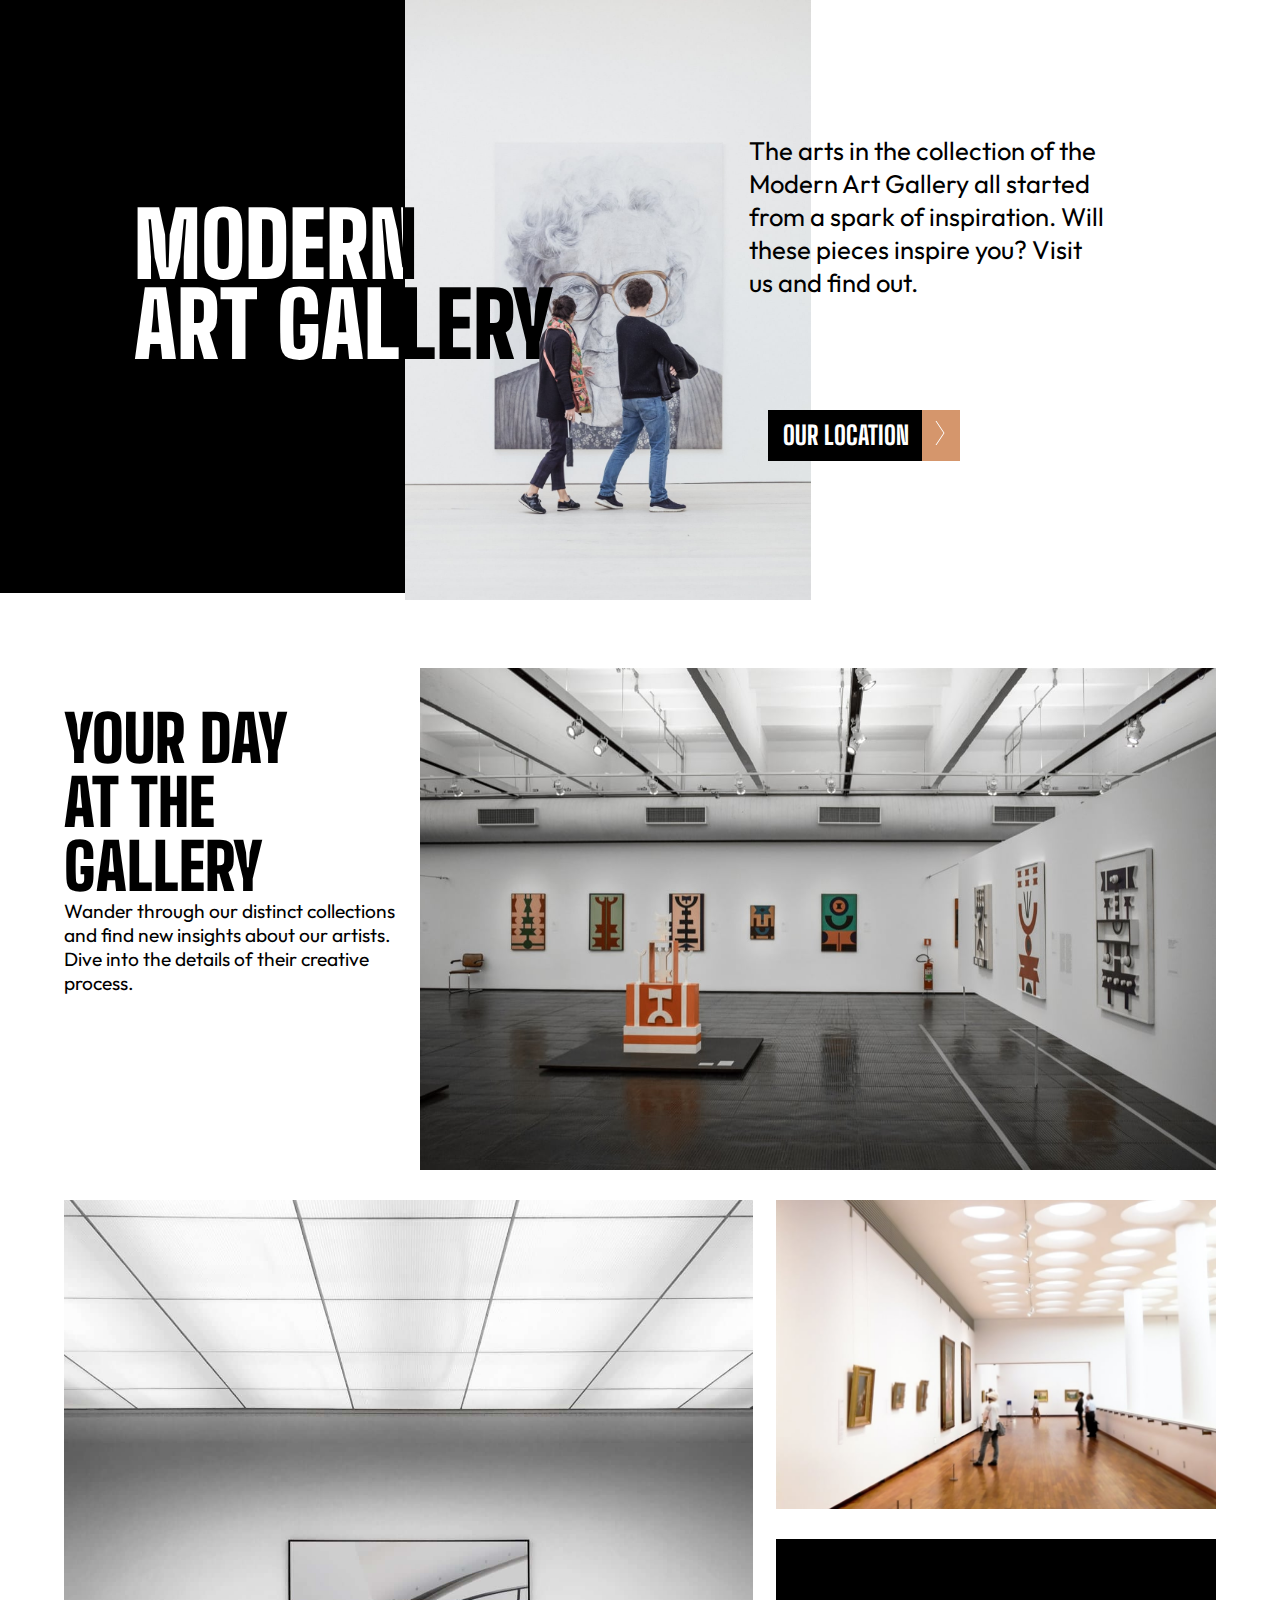
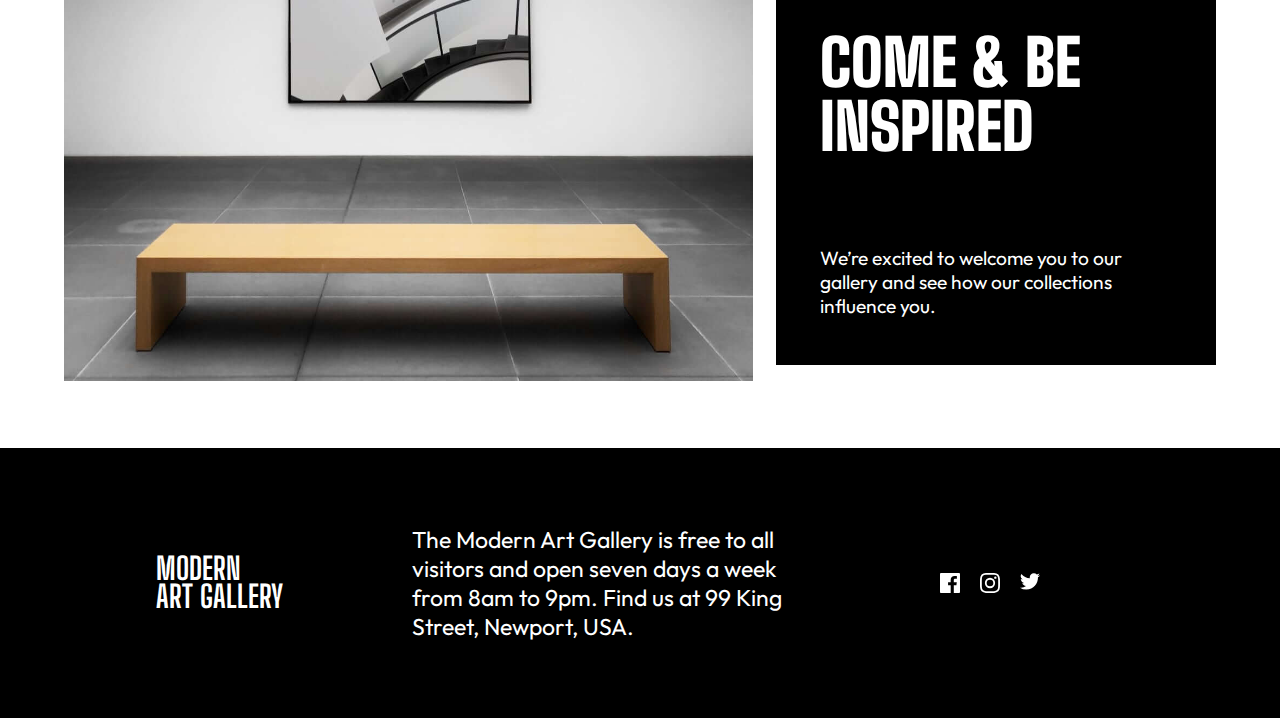
<file: index.html>
<!DOCTYPE html>
<html lang="en">
<head>
    <meta charset="UTF-8">
    <meta http-equiv="X-UA-Compatible" content="IE=edge">
    <meta name="viewport" content="width=device-width, initial-scale=1.0">
    <link rel="stylesheet" href="style.css">
    <title>Art Gallery</title>
</head>
<body>
    
    <div class="header">
            <div class="header-left"></div>
            <picture>
                <source srcset="assets/desktop/image-hero@2x.jpg" media="(min-width:821px)">
                <source srcset="assets/tablet/image-hero@2x.jpg" media="(min-width:480px)">
                <source srcset="assets/mobile/image-hero@2x.jpg" media="(max-width:479px)">
                <img src="assets/mobile/image-hero@2x.jpg" alt="hero">
            </picture>
            <div class="header-text">
                <h1 class="header-title">Modern<br> Art Gallery</h1>
                <p class="header-message">The arts in the collection of the Modern Art Gallery all started from a spark of inspiration. 
                    Will these pieces inspire you? Visit us and find out.</p>

                    <div class="header-btn-main">
                    <a href="location.html"><div class="header-btn"><span>OUR LOCATION</span>

                        <div class="right-icon">
                            <svg width="10" height="24" xmlns="http://www.w3.org/2000/svg"><path stroke="#FFF" fill="none" d="m1 0 8 12-8 12"/></svg>
                        </div>
                    </div>
                       
                        
                    </a>
                </div>
            </div>
        </div>
        

        <!--Content Section-->

        <div class="content">
            <div class="content-header">
                <h1 class="content-title">
                    Your Day<span class="content-span"> at the Gallery</span>
                </h1>
                <p class="content-paragraph">
                    Wander through our distinct collections and find new insights about our artists.
                     Dive into the details of their creative process.
                </p>
            </div>
            <picture>
                <source srcset="assets/desktop/image-grid-1@2x.jpg" media="(min-width:821px)">
                <source srcset="assets/tablet/image-grid-1@2x.jpg" media="(min-width:480px)">
                <source srcset="assets/mobile/image-grid-1@2x.jpg" media="(max-width:479px)">
                <img src="assets/mobile/image-grid-1@2x.jpg" alt="hero">
            </picture>

            <picture>
                <source srcset="assets/desktop/image-grid-2@2x.jpg" media="(min-width:821px)">
                <source srcset="assets/tablet/image-grid-2@2x.jpg" media="(min-width:480px)">
                <source srcset="assets/mobile/image-grid-2@2x.jpg" media="(max-width:479px)">
                <img src="assets/mobile/image-grid-2@2x.jpg" alt="hero" >
            </picture>

            <div class="last-content">
            <picture>
                <source srcset="assets/desktop/image-grid-3@2x.jpg" media="(min-width:821px)">
                <source srcset="assets/tablet/image-grid-3@2x.jpg" media="(min-width:480px)">
                <source srcset="assets/mobile/image-grid-3@2x.jpg" media="(max-width:479px)">
                <img src="assets/mobile/image-grid-3@2x.jpg" alt="hero" >
            </picture>

            <div class="content-message">
                <h1 class="content-title">
                    COME & BE INSPIRED
                </h1>
                <p class="content-paragraph">
                    We’re excited to welcome you to our gallery and see how our collections influence you.
                </p>
            </div>
            </div>
            </div>
        </div>

        <!--Footer Section-->
        <div class="footer">
            <div class="footer-content">
            <div class="footer-title">
                <h1>Modern<br> Art Gallery</h1>
            </div>
            <div class="footer-message">
                <p>The Modern Art Gallery is free to all visitors and open seven days a week from 8am to 9pm. 
                    Find us at 99 King Street, Newport, USA.</p>

            </div>
            <div class="footer-icons">
                <svg width="20" height="20" xmlns="http://www.w3.org/2000/svg"><path d="M18.896 0H1.104C.494 0 0 .494 0 1.104v17.793C0 19.506.494 20 1.104 20h9.58v-7.745H8.076V9.237h2.606V7.01c0-2.583 1.578-3.99 3.883-3.99 1.104 0 2.052.082 2.329.119v2.7h-1.598c-1.254 0-1.496.597-1.496 1.47v1.928h2.989l-.39 3.018h-2.6V20h5.098c.608 0 1.102-.494 1.102-1.104V1.104C20 .494 19.506 0 18.896 0Z" fill="#FFF"/></svg>
                <svg width="20" height="20" xmlns="http://www.w3.org/2000/svg"><path d="M10 1.802c2.67 0 2.987.01 4.042.059 2.71.123 3.975 1.409 4.099 4.099.048 1.054.057 1.37.057 4.04 0 2.672-.01 2.988-.057 4.042-.124 2.687-1.387 3.975-4.1 4.099-1.054.048-1.37.058-4.041.058-2.67 0-2.987-.01-4.04-.058-2.718-.124-3.977-1.416-4.1-4.1-.048-1.054-.058-1.37-.058-4.041 0-2.67.01-2.986.058-4.04.124-2.69 1.387-3.977 4.1-4.1 1.054-.048 1.37-.058 4.04-.058ZM10 0C7.284 0 6.944.012 5.877.06 2.246.227.227 2.242.061 5.877.01 6.944 0 7.284 0 10s.012 3.057.06 4.123c.167 3.632 2.182 5.65 5.817 5.817 1.067.048 1.407.06 4.123.06s3.057-.012 4.123-.06c3.629-.167 5.652-2.182 5.816-5.817.05-1.066.061-1.407.061-4.123s-.012-3.056-.06-4.122C19.777 2.249 17.76.228 14.124.06 13.057.01 12.716 0 10 0Zm0 4.865a5.135 5.135 0 1 0 0 10.27 5.135 5.135 0 0 0 0-10.27Zm0 8.468a3.333 3.333 0 1 1 0-6.666 3.333 3.333 0 0 1 0 6.666Zm5.338-9.87a1.2 1.2 0 1 0 0 2.4 1.2 1.2 0 0 0 0-2.4Z" fill="#FFF"/></svg>
                <svg width="20" height="17" xmlns="http://www.w3.org/2000/svg"><path d="M20 2.172a8.192 8.192 0 0 1-2.357.646 4.11 4.11 0 0 0 1.805-2.27 8.22 8.22 0 0 1-2.606.996A4.096 4.096 0 0 0 13.847.248c-2.65 0-4.596 2.472-3.998 5.037A11.648 11.648 0 0 1 1.392 1a4.109 4.109 0 0 0 1.27 5.478 4.086 4.086 0 0 1-1.858-.513c-.045 1.9 1.318 3.679 3.291 4.075a4.113 4.113 0 0 1-1.853.07 4.106 4.106 0 0 0 3.833 2.849A8.25 8.25 0 0 1 0 14.658a11.616 11.616 0 0 0 6.29 1.843c7.618 0 11.923-6.434 11.663-12.205A8.354 8.354 0 0 0 20 2.172Z" fill="#FFF"/></svg>
            </div>
        </div>
        </div>

</body>
</html>
</file>
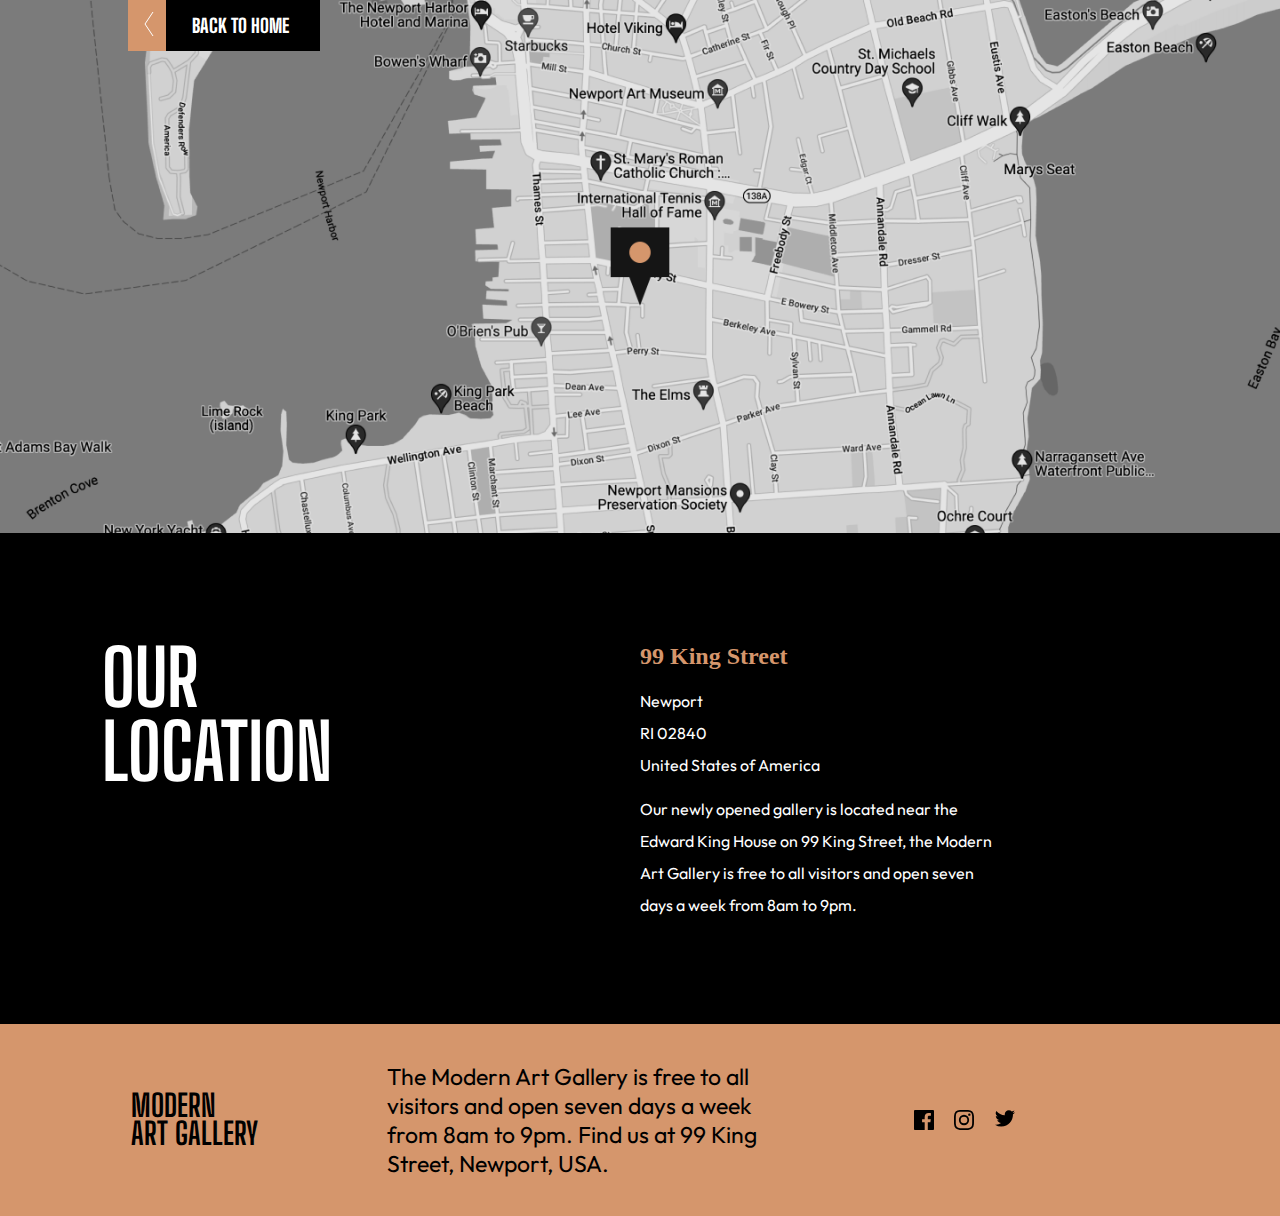
<file: location.html>
<!DOCTYPE html>
<html lang="en">
<head>
    <meta charset="UTF-8">
    <meta http-equiv="X-UA-Compatible" content="IE=edge">
    <meta name="viewport" content="width=device-width, initial-scale=1.0">
    <link rel="stylesheet" href="style.css">
    <title>Location</title>
</head>
<body>
    <main class="location">
    <div class="location-header">
        <picture>
            <source srcset="assets/desktop/image-map@2x.png" media="(min-width:821px)">
            <source srcset="assets/tablet/image-map@2x.png" media="(min-width:480px)">
            <source srcset="assets/mobile/image-map@2x.png" media="(max-width:479px)">
            <img src="assets/mobile/image-map@2x.png" alt="hero">
        </picture>
        <div class="location-btn-main">
        <a href="index.html"><div class="location-btn"><span>BACK TO HOME</span>
            <div class="left-icon">
                <svg width="10" height="24" xmlns="http://www.w3.org/2000/svg"><path stroke="#FFF" fill="none" d="M9 24 1 12 9 0"/></svg>
            </div>
        </div>
            
        </a>
    </div>
    </div>

    <div class="location-content">
        <div class="location-content-title">
            <h1>OUR LOCATION</h1>
        </div>
        <div class="location-message">
            <h2>99 King Street</h2>
            <p>Newport<br>RI 02840 <br>United States of America</p>
            <p>Our newly opened gallery is located near the Edward King House on 99 King Street, 
                the Modern Art Gallery is free to all visitors and open seven days a week from 8am to 9pm.</p>
        </div>
    </div>
    <div class="footer" id="location-footer">
        <div class="location-footer-content">
        <div class="footer-title">
            <h1>Modern <br> Art Gallery</h1>
        </div>
        <div class="footer-message">
            <p>The Modern Art Gallery is free to all visitors and open seven days a week from 8am to 9pm. 
                Find us at 99 King Street, Newport, USA.</p>

        </div>
        <div class="location-icons" >
            <svg width="20" height="20" xmlns="http://www.w3.org/2000/svg"><path d="M18.896 0H1.104C.494 0 0 .494 0 1.104v17.793C0 19.506.494 20 1.104 20h9.58v-7.745H8.076V9.237h2.606V7.01c0-2.583 1.578-3.99 3.883-3.99 1.104 0 2.052.082 2.329.119v2.7h-1.598c-1.254 0-1.496.597-1.496 1.47v1.928h2.989l-.39 3.018h-2.6V20h5.098c.608 0 1.102-.494 1.102-1.104V1.104C20 .494 19.506 0 18.896 0Z" fill="#000"/></svg>
            <svg width="20" height="20" xmlns="http://www.w3.org/2000/svg"><path d="M10 1.802c2.67 0 2.987.01 4.042.059 2.71.123 3.975 1.409 4.099 4.099.048 1.054.057 1.37.057 4.04 0 2.672-.01 2.988-.057 4.042-.124 2.687-1.387 3.975-4.1 4.099-1.054.048-1.37.058-4.041.058-2.67 0-2.987-.01-4.04-.058-2.718-.124-3.977-1.416-4.1-4.1-.048-1.054-.058-1.37-.058-4.041 0-2.67.01-2.986.058-4.04.124-2.69 1.387-3.977 4.1-4.1 1.054-.048 1.37-.058 4.04-.058ZM10 0C7.284 0 6.944.012 5.877.06 2.246.227.227 2.242.061 5.877.01 6.944 0 7.284 0 10s.012 3.057.06 4.123c.167 3.632 2.182 5.65 5.817 5.817 1.067.048 1.407.06 4.123.06s3.057-.012 4.123-.06c3.629-.167 5.652-2.182 5.816-5.817.05-1.066.061-1.407.061-4.123s-.012-3.056-.06-4.122C19.777 2.249 17.76.228 14.124.06 13.057.01 12.716 0 10 0Zm0 4.865a5.135 5.135 0 1 0 0 10.27 5.135 5.135 0 0 0 0-10.27Zm0 8.468a3.333 3.333 0 1 1 0-6.666 3.333 3.333 0 0 1 0 6.666Zm5.338-9.87a1.2 1.2 0 1 0 0 2.4 1.2 1.2 0 0 0 0-2.4Z" fill="#000"/></svg>
            <svg width="20" height="17" xmlns="http://www.w3.org/2000/svg"><path d="M20 2.172a8.192 8.192 0 0 1-2.357.646 4.11 4.11 0 0 0 1.805-2.27 8.22 8.22 0 0 1-2.606.996A4.096 4.096 0 0 0 13.847.248c-2.65 0-4.596 2.472-3.998 5.037A11.648 11.648 0 0 1 1.392 1a4.109 4.109 0 0 0 1.27 5.478 4.086 4.086 0 0 1-1.858-.513c-.045 1.9 1.318 3.679 3.291 4.075a4.113 4.113 0 0 1-1.853.07 4.106 4.106 0 0 0 3.833 2.849A8.25 8.25 0 0 1 0 14.658a11.616 11.616 0 0 0 6.29 1.843c7.618 0 11.923-6.434 11.663-12.205A8.354 8.354 0 0 0 20 2.172Z" fill="#000"/></svg>
        </div>
    </div>
    </div>
</main>
</body>
</html>
</file>
<file: style.css>
@import url('https://fonts.googleapis.com/css2?family=Big+Shoulders+Display:wght@400;500;700;800;900&display=swap');
@import url('https://fonts.googleapis.com/css2?family=Outfit:wght@300&display=swap');

*{
    margin: 0;
    padding: 0;
    box-sizing: border-box;
}
h1{
    font-family:'Big Shoulders Display', cursive;
    text-transform: uppercase;
}
p{
    font-family: 'Outfit', sans-serif;
}
a{
    text-decoration: none;
    font-family:'Big Shoulders Display', cursive;
    font-size: 1.5vw;
    color: white;
    font-weight: 800;
}
img{
    width: 100%;
    height: auto;
}

.header{
    display: grid;
}
/* desktop mobile header-btn */
.header-btn{
    width: 35vw;
    height: 9vw;
    display: flex;
    justify-content: space-between;
    align-items: center;
    background-image: linear-gradient(to right, black 80%, #D5966C 15%) ;
    margin-top: 5%;
}
.header-btn-main a :hover{
    background-image: linear-gradient(to right, #D5966C 80%, black 15%) ;
}

.header-btn span{
    font-size: 4vw;
    margin-left: 4vw;
   }
.location-btn span{
    margin-left: 2.5vw;
}

.right-icon{
    margin-right: 2.5vw;
}

.left-icon{
    margin-left: -2vw;
}


.location-btn-main a :hover{
    background-image: linear-gradient(to left, #D5966C 80%, black 15%) ;
}
.header-text{
    margin: 2%;
}
.header-title{
    margin-top: 5vw;
    font-size: 12vw;
    font-weight: 900;
    line-height: 10vw;
}

.content{
    display: grid;
    margin: 2%;
    gap: 1%;
    
}

.content-title{ 
    font-weight: 900;
    line-height: 10vw;
    font-size: 10vw;
}
.content-title span{
    display: block;
  }

.content-message{
    width: 66vw;
    height: 50vw;
}

.content-message{
    display: grid;
    gap: 2vw;
    justify-content: space-around;
    width: 100%;
    background: black;
    color: #fff;
    padding: 10%;
    margin-top: 2%;
    padding-bottom: 3vw;
}

.last-content img{
    width: 100%;
    height: auto;
}

.footer{
    display: flex;
    margin-top: 20vw;
    background-color: black;
    color: white;
    font-size: 1.8vw;
    
}

.footer-title{
    width: 30vw;
    font-size: 2vw;
    line-height: 3.8vw;
    font-weight: 900;
}

.footer-content{
    display: flex;
    justify-content: center;
    align-items: center;
    margin: 6vw;
}

.footer-icons, .location-icons{
    display: flex;
    width: 20vw;
}
.footer-icons :hover{
    fill: #D5966C;
}

.location-icons :hover{
    fill: #fff;
}

#location-footer{
    background-color: #D5966C;
    color: black;
}

.location{
    background: black;

}

.location-content{
    display: grid;
    grid-template-columns: auto;
    color: white;
}
.location-btn{
    display: flex;
    flex-direction: row-reverse;
    justify-content: center;
    align-items: center;
    position: absolute;
    top: 0vw;
    width: 34vw;
    height: 9vw;
    background-image: linear-gradient(to left, black 80%, #D5966C 15%) ;
} 

.location-message{
    display: grid;
    justify-content: space-between;
    gap: 1vw;
    line-height: 2.5vw;
}

.location-message p{
    width: 28vw;
}
.location-content-title { 
    font-size: 3vw;
    font-weight: 900;
    width: 3vw;
    line-height:5.8vw;
}

.location-message h2{
    color: #D5966C;
}




 
@media (min-width:821px) {
   .header{
    grid-template-columns: repeat(3,1fr);
    margin-right: 5%;
   } 
   
   img{
    width: 100%;
    height: auto;
   }
   

   .header-left{
    background-color: black;
    width: 100%;
    height: 46.35vw;
   }
   
   
   .header-title { 
    position: absolute;
    left: 10.5%;
    top: 11vw;
    background: linear-gradient(to right, white 64%, black 10%);
    color:transparent;
    font-size: 7vw;
    font-style: normal;
    -webkit-background-clip: text;
    background-clip: text;
    font-weight: 900;
    line-height: 90%;
    height: auto;
   }

   
.header-btn span{
    font-size: 2vw;
    margin-left: 0.2vw;
   }
.location-btn span{
    margin-left: 3vw;
}

 
.right-icon{
    margin-right:0.2vw;
}
.left-icon{
    margin-left:-1.2vw ;
}

   .header-message{
    position: absolute;
    max-width: 28vw;
    max-height: 160px;
    font-size: 2vw;
    height: auto;
    top: 10.5vw;
    right: 13.5vw;
   }

   .header-btn{
    display: flex;
    position: absolute;
    top: 27vw;
    width: 15vw;
    height: 4vw;
    right: 25vw;
    padding: 1vw;
    justify-content: space-between;
    background: linear-gradient(to right, black 80%, #D5966C 15%) ;
   }

   .header-btn :hover{
    background-color: gold;
   }
   
  

   .content{
    display: grid;
    grid-template-columns: repeat(3,1fr);
    margin: 5%;
    gap: 2%;
}
    
.content :nth-child(2){
    grid-column: 2 / 4;

}

.content :nth-child(3){
    grid-column: 1 / 3;

}
.content-message{
    display: flex ;
    flex-direction: column;
    gap: 20%;
    justify-content: space-around;
    width: 100%;
    background: black;
    color: #fff;
    margin-top: 2vw;
    height: 33.3vw;
}
.content-title{
    font-size: 5vw;
    margin-top: 3vw;
    line-height: 5vw;
}
.content-paragraph{
    font-size: 1.5vw;
}

.last-content img{
    width: 34.4vw;
    height: auto;
    margin-bottom: 3.0;
}

/* footer-desktop-stylig*/


    .footer{
        display: flex;
        background-color: black;
        color: white;
        justify-content: center;
        align-items: center;
        margin-top: 7%;
    }
    .footer-title{
        width: 20vw;
        font-size: 1.2vw;
        line-height: 2.2vw;
    }
    .footer-content, .location-footer-content{
        display: flex;
        width: 80vw;
        margin-left: 10vw;
    }
    


    }
    .location-btn{
        position: absolute;
        top: 0vw;
        width: 15vw;
        height: 4vw;
        left: 10vw;
        text-align: right;
        padding: 1vw;
    }
    .location{
        background: black;

    }

    .location-footer-content{
        margin: 3vw;
        justify-content: center;
        align-items: center;
    }
    .location-content{
        display: grid;
        grid-template-columns: repeat(2, 1fr);
        margin: 8vw;
        color: white;
    }
    .footer-message{
        width: 30vw;
        margin-right: 12%;
    }

    svg{
        margin-left:8% ;
    }


@media only screen and (min-device-width: 480px) and (max-device-width: 820px) {
    
    .header{
        grid-template-columns: repeat(3,1fr);
        margin-right:5%;
       }

    .header-text{
        grid-column: 3 / 4;
        position: relative;
        right: 5vw;
    }

    .header-title{
        font-size: 8vw;
        line-height: 8vw;
        font-weight: 900;
        margin-bottom: 3vw;

    }

    .header-message{
        width: 40vw;
        margin-bottom: 3vw;
    }
    .header :nth-child(2){
        grid-column: 1 / 3;
        grid-row: 1 /3;

    }
    /*span editing */
.header-btn span{
    font-size: 2vw;
    margin-left: 3vw;
   }
.location-btn span{
    margin-left: 5vw;
    font-size: 2vw;
}

.right-icon{
    margin-right: 1.5vw;
}
.left-icon{
    margin-left: -2vw;
}

    img{
        width: 100%;
        height: auto;
    }

    .content{
        display: grid;
        grid-template-columns: repeat(3,1fr);
        gap: 2%;
        margin-top: 5%;
    }

    .content :nth-child(2){
        grid-column: 2 / 4;

    }

    .content :nth-child(3){
        grid-column: 1 / 3;

    }

    .content-title{
        font-size: 5vw;
        margin-top: 1vw;
        line-height: 5vw;
    }
    .last-content img{
        width: 38.8vw;
        height: auto;
    }

    .content-paragraph{
        font-size: 3vw;
        margin-top: 1.5vw;
    }
    

    .content-message{
        display: flex ;
        flex-direction: column;
        gap: 30%;
        justify-content: space-around;
        width: 100%;
        height: auto;
        background: black;
        color: #fff;
        padding: 20%;
        margin-top: 3%;
        padding-bottom: 20%
    }
    .content-title{
        font-weight: 900;
        font-size: 5vw;
        margin-top: 5vw;
    }

    /* footer tablet styling */
    
    .footer{
        display: flex;
        background-color: black;
        color: white;
        justify-content: center;
        align-items: center;
        margin-top: 8%;
        padding: 5%;
    }
    .footer-title{
        font-size: 2vw;
        line-height: 4vw;
    }
    .footer-message{
        font-size: 2vw;
    }

    .footer-content{
        display: flex;
    }
    .location-footer-content{
        display: flex;
        margin: 3vw;
        justify-content: center;
        align-items: center;
    }
    

    .location-content{
        display: grid;
        grid-template-columns: repeat(2, 1fr);
        margin: 8vw;
        color: white;
    }
    .header-btn{
        width: 20vw;
        height: 5vw;
    }

    
    .location-btn{
        position: absolute;
        top: 0vw;
        width: 20vw;
        height: 5vw;
        left: 10vw;
        text-align: right;
        padding: 1vw;
    }  
    
}


@media screen and (max-width:479px) {
    .header-title{
        margin-top: 5vw;
        font-size: 12vw;
        font-weight: 900;
        line-height: 11vw;
    }
    .header-message{
        margin-top: 5vw;
    }
    .content-title{ 
        font-size: 11vw;
        line-height: 10vw;
    }
    .content-title span{
        display: block;
      }
    img{
        width: 100%;
        height: auto;
    }
    .content-message{
        width: 96vw;
        height: 80vw;
    }

    .content-paragraph{
        font-size: 5vw;
    }

    .location-content{
        display: grid;
        grid-template-columns: 1fr;
        gap: 8vw;
        justify-content: left;
        line-height: 10vw;
        height: auto;
    }
    .location-message p{
        width: 100%;
        height: 6vh;    
        line-height: 5vw;
        margin-top: 8%;
    }

    .location-content-title{
        width: 100%;
        font-size: 5vw;
        font-weight: 900;
    }

    .location-message h2{
        font-weight: 900;
        font-size: 7vw;
    }
    .location-btn{
        display: flex;
        width: 35vw;
        height: 9vw;
    }
    
.header-btn span{
    font-size: 4vw;
    margin-left: 4vw;
   }
.location-btn span{
    font-size: 4vw;
    margin-left:7vw;
}
.left-icon{
    margin-left: -2.5vw;
}
    .footer-content{
        display:grid;
    }
    .footer-message{
        width: 90vw;
        font-size: 4vw;
        margin-top: 7vw;
        margin-bottom: 10vw;
    }

    
    .footer-title{  
        font-size: 2.8vw;
        line-height: 5vw;
        font-weight: 900;
        margin-top: 5vw;
    }
    
    .footer-icons, .location-icons{
        display: flex;  
   
};

};
</file>
